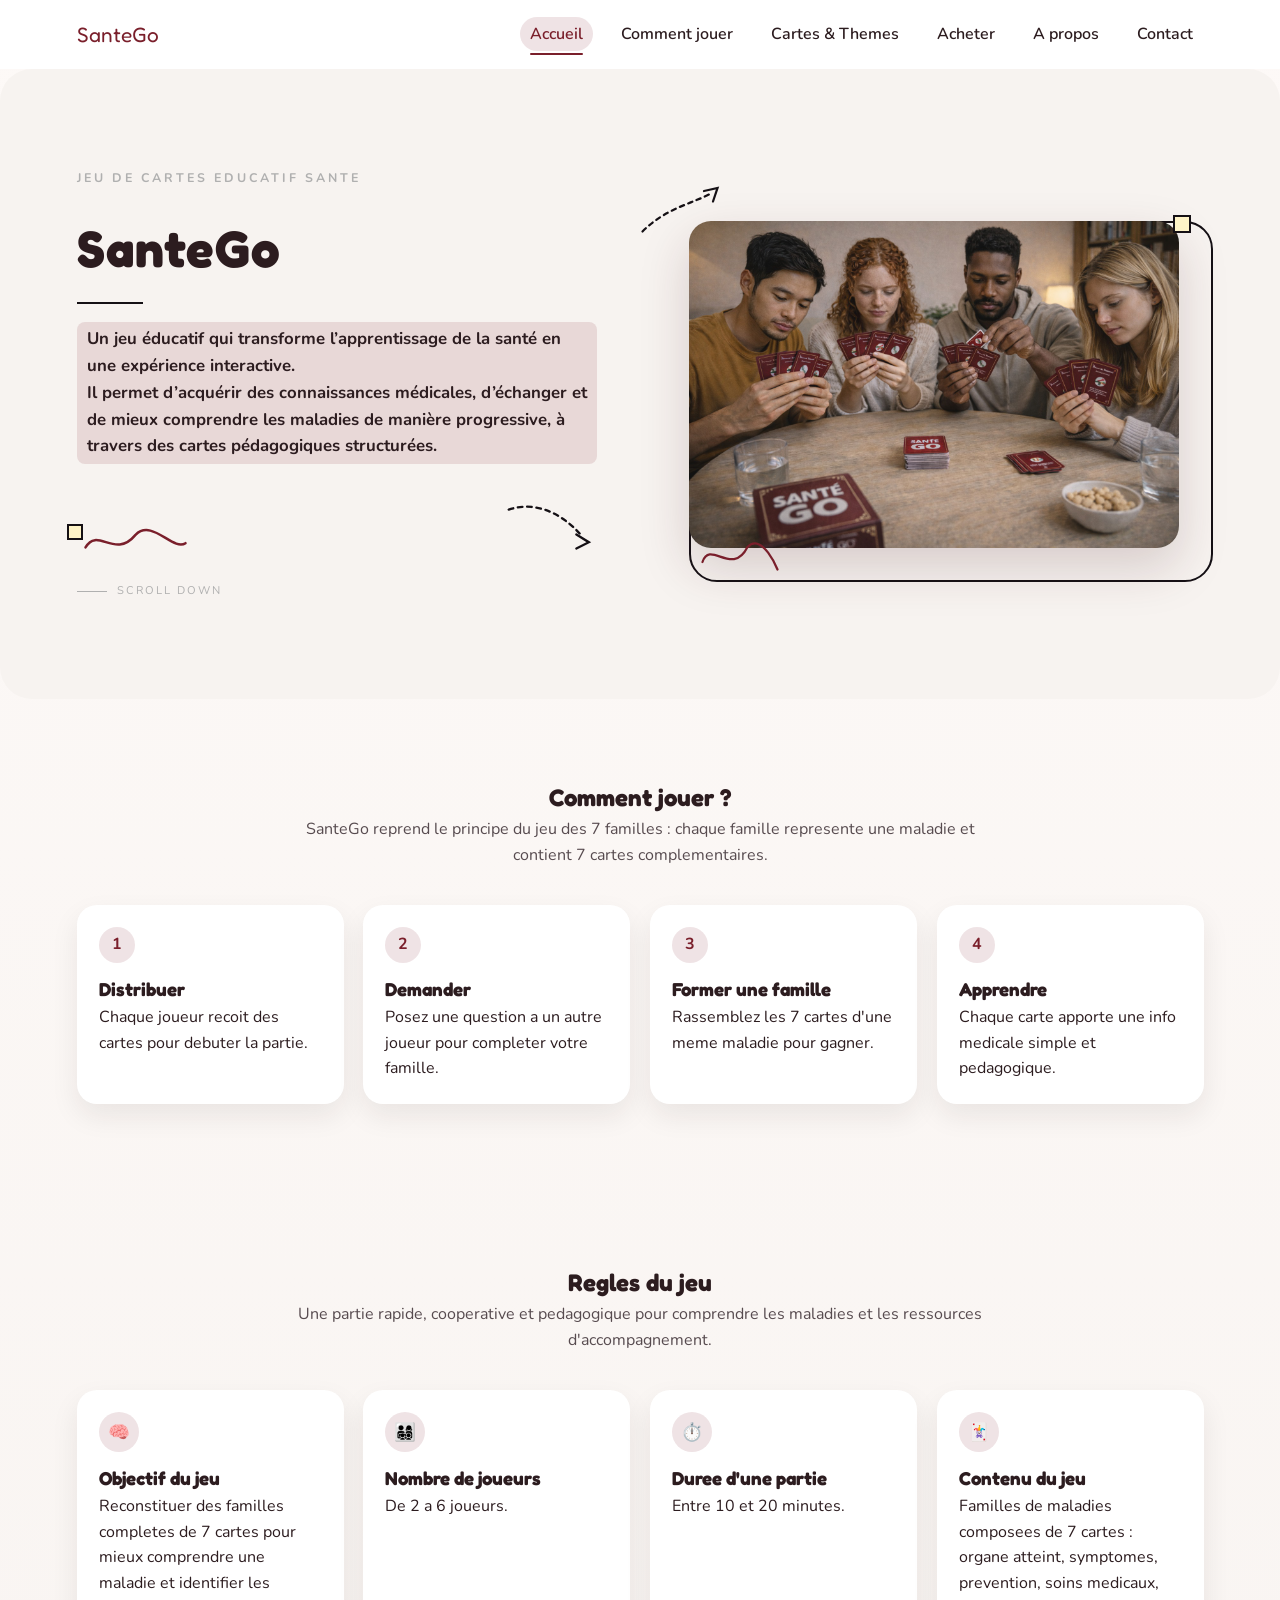
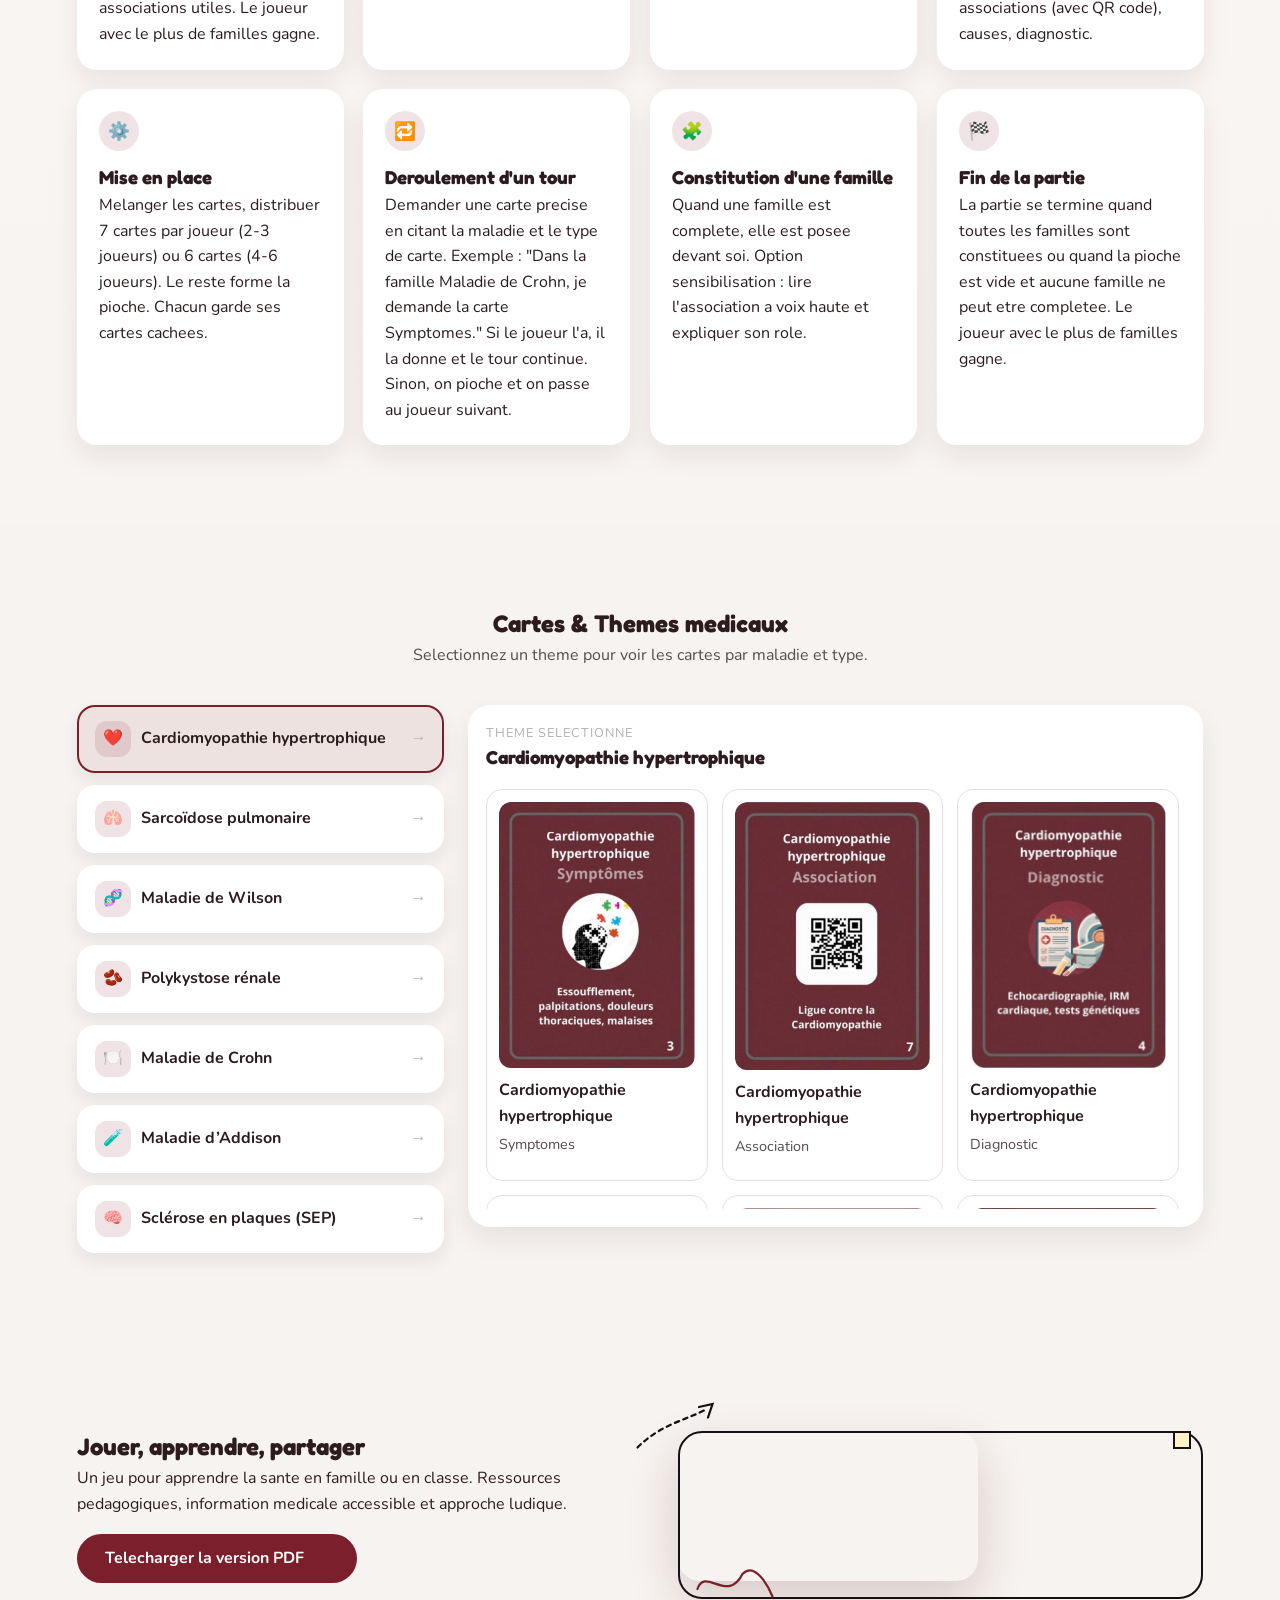
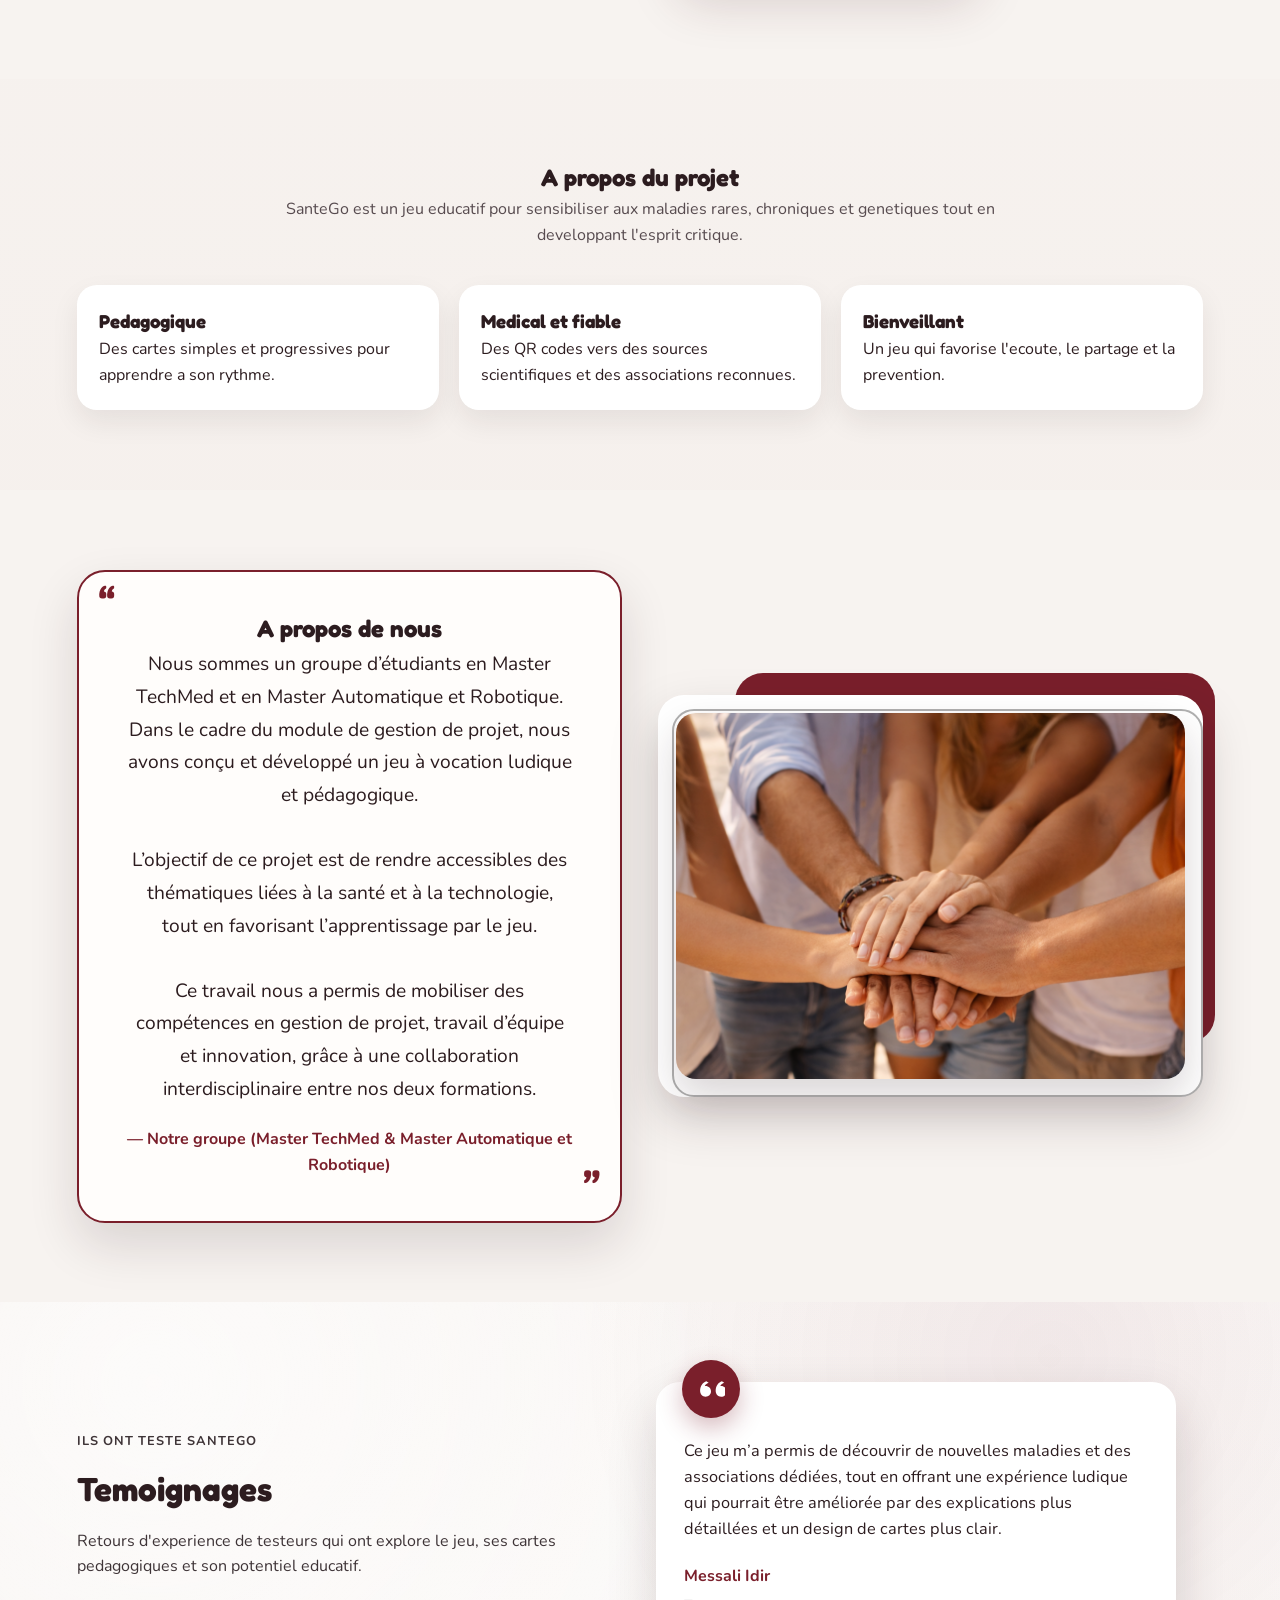
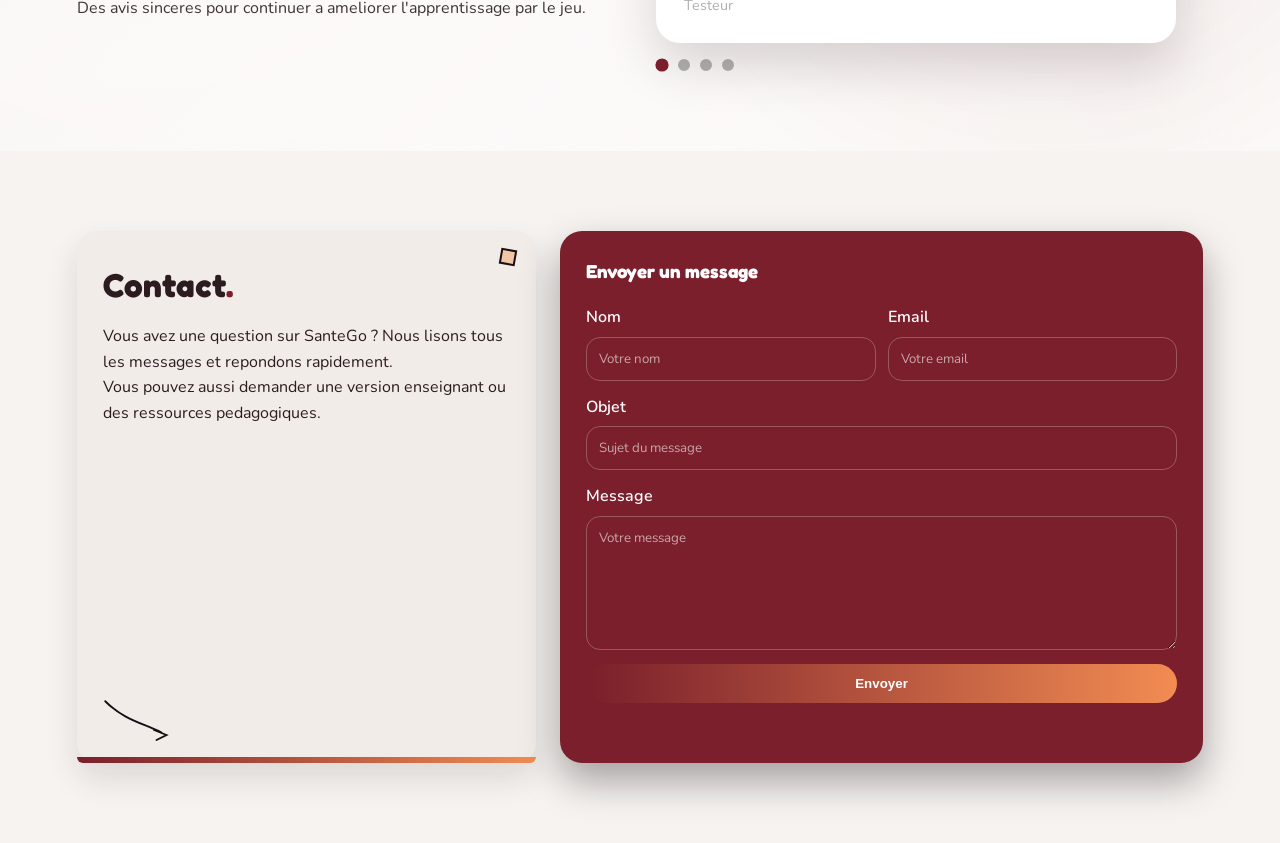
<file: docs/index.html>
<!-- =========================
index.html
========================= -->
<!DOCTYPE html>
<html lang="fr">
<head>
  <meta charset="UTF-8">
  <title>SanteGo - Jeu de cartes educatif sante</title>
  <meta name="viewport" content="width=device-width, initial-scale=1.0">

  <!-- Fonts -->
  <link rel="preconnect" href="https://fonts.googleapis.com">
  <link rel="preconnect" href="https://fonts.gstatic.com" crossorigin>
  <link href="https://fonts.googleapis.com/css2?family=Fredoka:wght@400;600;700&family=Nunito:wght@400;600;700&display=swap" rel="stylesheet">

  <!-- Main CSS -->
  <link rel="stylesheet" href="style.css">
</head>
<body>

<!-- =========================
NAVBAR
========================= -->
<nav class="navbar" id="navbar">
  <div class="logo">SanteGo</div>
  <button class="burger" id="burger" aria-label="Ouvrir le menu">Menu</button>
  <ul class="nav-links" id="navLinks">
    <li><a href="#home" class="nav-link">Accueil</a></li>
    <li><a href="#how" class="nav-link">Comment jouer</a></li>
    <li><a href="#cards" class="nav-link">Cartes & Themes</a></li>
    <li><a href="#play" class="nav-link">Acheter</a></li>
    <li><a href="#about" class="nav-link">A propos</a></li>
    <li><a href="#contact" class="nav-link">Contact</a></li>
  </ul>
</nav>

<main>
<!-- =========================
ACCUEIL / HERO
========================= -->
<section id="home" class="section hero reveal">
  <div class="hero-text reveal slide-in">
    <p class="eyebrow">JEU DE CARTES EDUCATIF SANTE</p>
    <h1>SanteGo</h1>
    <span class="title-underline" aria-hidden="true"></span>
    <p class="lead">
      <span class="highlight">
Un jeu éducatif qui transforme l’apprentissage de la santé en une expérience interactive. <br> 
Il permet d’acquérir des connaissances médicales, d’échanger et de mieux comprendre les maladies de manière progressive, à travers des cartes pédagogiques structurées.
</span> 
    </p>

    <div class="hero-doodles" aria-hidden="true">
      <span class="doodle doodle-arrow-text"></span>
      <span class="doodle doodle-scribble-text"></span>
      <span class="doodle doodle-square-text"></span>
    </div>

    <div class="scroll-down">
      <span class="scroll-line" aria-hidden="true"></span>
      <span class="scroll-label">Scroll down</span>
    </div>
  </div>

  <!-- Bloc image style photo-cadre -->
  <div class="media-frame hero-frame reveal fade-in">
    <img src="assets/image_accuil.jpeg" class="media-photo hero-photo" alt="Famille jouant a SanteGo">
    <span class="doodle doodle-arrow" aria-hidden="true"></span>
    <span class="doodle doodle-scribble" aria-hidden="true"></span>
    <span class="doodle doodle-square" aria-hidden="true"></span>
  </div>
</section>

<!-- =========================
COMMENT JOUER
========================= -->
<section id="how" class="section reveal">
  <div class="section-head reveal fade-up">
    <h2>Comment jouer ?</h2>
    <p>SanteGo reprend le principe du jeu des 7 familles : chaque famille represente une maladie et contient 7 cartes complementaires.</p>
  </div>

  <div class="steps">
    <div class="step-card reveal fade-up">
      <div class="step-number">1</div>
      <h3>Distribuer</h3>
      <p>Chaque joueur recoit des cartes pour debuter la partie.</p>
    </div>
    <div class="step-card reveal fade-up">
      <div class="step-number">2</div>
      <h3>Demander</h3>
      <p>Posez une question a un autre joueur pour completer votre famille.</p>
    </div>
    <div class="step-card reveal fade-up">
      <div class="step-number">3</div>
      <h3>Former une famille</h3>
      <p>Rassemblez les 7 cartes d'une meme maladie pour gagner.</p>
    </div>
    <div class="step-card reveal fade-up">
      <div class="step-number">4</div>
      <h3>Apprendre</h3>
      <p>Chaque carte apporte une info medicale simple et pedagogique.</p>
    </div>
  </div>



</section>

<!-- =========================
REGLES DU JEU
========================= -->
<section id="rules" class="section reveal">
  <div class="section-head reveal fade-up">
    <h2>Regles du jeu</h2>
    <p>Une partie rapide, cooperative et pedagogique pour comprendre les maladies et les ressources d'accompagnement.</p>
  </div>

  <div class="rules-grid">
    <article class="step-card reveal fade-up">
      <div class="rule-icon">🧠</div>
      <h3>Objectif du jeu</h3>
      <p>Reconstituer des familles completes de 7 cartes pour mieux comprendre une maladie et identifier les associations utiles. Le joueur avec le plus de familles gagne.</p>
    </article>
    <article class="step-card reveal fade-up">
      <div class="rule-icon">👨‍👩‍👧‍👦</div>
      <h3>Nombre de joueurs</h3>
      <p>De 2 a 6 joueurs.</p>
    </article>
    <article class="step-card reveal fade-up">
      <div class="rule-icon">⏱️</div>
      <h3>Duree d'une partie</h3>
      <p>Entre 10 et 20 minutes.</p>
    </article>
    <article class="step-card reveal fade-up">
      <div class="rule-icon">🃏</div>
      <h3>Contenu du jeu</h3>
      <p>Familles de maladies composees de 7 cartes : organe atteint, symptomes, prevention, soins medicaux, associations (avec QR code), causes, diagnostic.</p>
    </article>
  </div>

  <div class="rules-grid">
    <article class="step-card reveal fade-up">
      <div class="rule-icon">⚙️</div>
      <h3>Mise en place</h3>
      <p>Melanger les cartes, distribuer 7 cartes par joueur (2-3 joueurs) ou 6 cartes (4-6 joueurs). Le reste forme la pioche. Chacun garde ses cartes cachees.</p>
    </article>
    <article class="step-card reveal fade-up">
      <div class="rule-icon">🔁</div>
      <h3>Deroulement d'un tour</h3>
      <p>Demander une carte precise en citant la maladie et le type de carte. Exemple : "Dans la famille Maladie de Crohn, je demande la carte Symptomes." Si le joueur l'a, il la donne et le tour continue. Sinon, on pioche et on passe au joueur suivant.</p>
    </article>
    <article class="step-card reveal fade-up">
      <div class="rule-icon">🧩</div>
      <h3>Constitution d'une famille</h3>
      <p>Quand une famille est complete, elle est posee devant soi. Option sensibilisation : lire l'association a voix haute et expliquer son role.</p>
    </article>
    <article class="step-card reveal fade-up">
      <div class="rule-icon">🏁</div>
      <h3>Fin de la partie</h3>
      <p>La partie se termine quand toutes les familles sont constituees ou quand la pioche est vide et aucune famille ne peut etre completee. Le joueur avec le plus de familles gagne.</p>
    </article>
  </div>
</section>

<!-- =========================
CARTES & THEMES
========================= -->
<section id="cards" class="section beige reveal">
  <div class="section-head reveal fade-up">
    <h2>Cartes & Themes medicaux</h2>
    <p>Selectionnez un theme pour voir les cartes par maladie et type.</p>
  </div>

  <div class="themes-layout">
    <!-- Colonne gauche : liste des themes -->
    <div class="themes-list reveal fade-up" id="themesList">
      <!-- Items generes en JS -->
    </div>

    <!-- Colonne droite : panneau de cartes -->
    <div class="theme-panel reveal fade-up">
      <div class="panel-head">
        <div>
          <p class="panel-label">Theme selectionne</p>
          <h3 id="panelTitle">Neurologie</h3>
        </div>
        <a id="panelDownloadAll" href="assets/cartes/neurologie/SanteGo_neurologie.zip" download class="btn btn-ghost">Telecharger toutes les cartes du theme</a>
      </div>

      <div class="panel-scroll" id="panelCards">
        <!-- Cartes generees en JS -->
      </div>
    </div>
  </div>
</section>

<!-- =========================
VIDEO / CTA
========================= -->
<section id="play" class="section beige reveal">
  <div class="play-grid">
    <div class="play-text reveal fade-up">
      <h2>Jouer, apprendre, partager</h2>
      <p>Un jeu pour apprendre la sante en famille ou en classe. Ressources pedagogiques, information medicale accessible et approche ludique.</p>
      <div class="cta-column">
        <a class="btn pulse" href="assets/cartes santé go.pdf" download>Telecharger la version PDF</a>
       
      </div>
    
    </div>

    <!-- Bloc video style photo-cadre -->
    <div class="media-frame video-frame reveal fade-in">
      <video class="media-photo" autoplay loop muted playsinline>
        <source src="assets/video.mp4" type="video/mp4">
      </video>
      <span class="doodle doodle-arrow" aria-hidden="true"></span>
      <span class="doodle doodle-scribble" aria-hidden="true"></span>
      <span class="doodle doodle-square" aria-hidden="true"></span>
    </div>
  </div>
</section>

<!-- =========================
A PROPOS
========================= -->
<section id="about" class="section reveal">
  <div class="section-head reveal fade-up">
    <h2>A propos du projet</h2>
    <p>SanteGo est un jeu educatif pour sensibiliser aux maladies rares, chroniques et genetiques tout en developpant l'esprit critique.</p>
  </div>
  <div class="values">
    <div class="value-card reveal fade-up">
      <h3>Pedagogique</h3>
      <p>Des cartes simples et progressives pour apprendre a son rythme.</p>
    </div>
    <div class="value-card reveal fade-up">
      <h3>Medical et fiable</h3>
      <p>Des QR codes vers des sources scientifiques et des associations reconnues.</p>
    </div>
    <div class="value-card reveal fade-up">
      <h3>Bienveillant</h3>
      <p>Un jeu qui favorise l'ecoute, le partage et la prevention.</p>
    </div>
  </div>

  
</section>

<!-- =========================
NOTRE GROUPE
========================= -->
<section id="groupe" class="section beige reveal">
  <div class="groupe-grid">
    <div class="groupe-quote-wrap reveal fade-up">
      <div class="groupe-quote-card">
        <span class="groupe-quote-mark mark-open" aria-hidden="true">“</span>
        <h2>A propos de nous</h2>
        <p class="groupe-quote-text">
          Nous sommes un groupe d’étudiants en Master TechMed et en Master Automatique et Robotique.<br>
          Dans le cadre du module de gestion de projet, nous avons conçu et développé un jeu à vocation ludique et pédagogique.
          <br><br>
          L’objectif de ce projet est de rendre accessibles des thématiques liées à la santé et à la technologie, tout en favorisant l’apprentissage par le jeu.
          <br><br>
          Ce travail nous a permis de mobiliser des compétences en gestion de projet, travail d’équipe et innovation, grâce à une collaboration interdisciplinaire entre nos deux formations.
        </p>
        <span class="groupe-quote-mark mark-close" aria-hidden="true">”</span>
        <p class="groupe-quote-signature">— Notre groupe (Master TechMed &amp; Master Automatique et Robotique)</p>
      </div>
    </div>

    <div class="groupe-media reveal slide-in">
      <div class="groupe-accent" aria-hidden="true"></div>
      <div class="groupe-frame">
        <img src="assets/notre-groupe.png" alt="Photo du groupe SanteGo" class="groupe-photo">
      </div>
    </div>
  </div>
</section>

<!-- =========================
TEMOIGNAGES
========================= -->
<section id="temoignages" class="section temoignages-section reveal">
  <div class="temoignages-grid">
    <div class="temoignages-text reveal fade-up">
      <p class="eyebrow">Ils ont teste SanteGo</p>
      <h2>Temoignages</h2>
      <p>Retours d'experience de testeurs qui ont explore le jeu, ses cartes pedagogiques et son potentiel educatif.</p>
      <p class="note">Des avis sinceres pour continuer a ameliorer l'apprentissage par le jeu.</p>
    </div>

    <div class="temoignages-card-wrap reveal fade-in">
      <div class="temoignage-card" id="temoignageCard">
        <div class="quote-icon" aria-hidden="true"></div>
        <p class="temoignage-texte" id="temoignageTexte"></p>
        <div class="temoignage-auteur">
          <span class="temoignage-nom" id="temoignageNom"></span>
          <span class="temoignage-role" id="temoignageRole">Testeur</span>
        </div>
      </div>
      <div class="temoignage-dots" id="temoignageDots" role="tablist" aria-label="Temoignages"></div>
    </div>
  </div>
</section>

<!-- =========================
CONTACT
========================= -->
<section id="contact" class="section beige reveal">
  <!-- =========================
  CONTACT (nouveau layout)
  ========================= -->
  <div class="contact-wrap">
    <!-- Carte claire a gauche -->
    <div class="contact-card reveal slide-in">
      <div class="contact-accent-square" aria-hidden="true"></div>
      <span class="contact-doodle-arrow" aria-hidden="true"></span>
      <h2>Contact<span class="dot">.</span></h2>
      <p>Vous avez une question sur SanteGo ? Nous lisons tous les messages et repondons rapidement.</p>
      <p>Vous pouvez aussi demander une version enseignant ou des ressources pedagogiques.</p>
      <div class="contact-bottom-line"></div>
    </div>

    <!-- Formulaire sombre a droite -->
    <div class="contact-form-panel reveal fade-up">
      <h3>Envoyer un message</h3>
      <form class="contact-form contact-form-dark" id="contactForm">
        <div class="form-row">
          <label>
            <span>Nom</span>
            <input type="text" placeholder="Votre nom" required>
          </label>
          <label>
            <span>Email</span>
            <input type="email" placeholder="Votre email" required>
          </label>
        </div>
        <label>
          <span>Objet</span>
          <input type="text" placeholder="Sujet du message" required>
        </label>
        <label>
          <span>Message</span>
          <textarea placeholder="Votre message" rows="6" required></textarea>
        </label>
        <button class="btn contact-submit" type="submit">Envoyer</button>
        <p class="contact-success" id="contactSuccess" role="status" aria-live="polite"></p>
      </form>
    </div>
  </div>
</section>
</main>

<script src="script.js"></script>
</body>
</html>
</file>
<file: docs/style.css>
/* =========================
style.css
========================= */
:root {
  --primary: #7A1F2B;
  --bg: #F7F3F0;
  --secondary: #B0B0B0;
  --dark: #2C1C1F;
  --white: #ffffff;
  --ink: #151015;
}

* {
  margin: 0;
  padding: 0;
  box-sizing: border-box;
}

body {
  font-family: "Nunito", sans-serif;
  background: linear-gradient(180deg, #fdf9f7 0%, #f7f3f0 45%, #f3ece8 100%);
  color: var(--dark);
  line-height: 1.6;
}

h1, h2, h3 {
  font-family: "Fredoka", sans-serif;
  font-weight: 700;
}

img, video {
  max-width: 100%;
  display: block;
}

main {
  overflow: hidden;
}

/* =========================
NAVBAR
========================= */
.navbar {
  position: sticky;
  top: 0;
  z-index: 1000;
  display: flex;
  align-items: center;
  justify-content: space-between;
  padding: 18px 6vw;
  background: rgba(255, 255, 255, 0.92);
  backdrop-filter: blur(6px);
  transition: box-shadow 0.3s ease, background 0.3s ease;
}

.navbar.scrolled {
  box-shadow: 0 12px 30px rgba(34, 20, 22, 0.12);
  background: var(--white);
}

.logo {
  font-family: "Fredoka", sans-serif;
  font-size: 1.3rem;
  color: var(--primary);
}

.nav-links {
  display: flex;
  gap: 18px;
  list-style: none;
}

.nav-links a {
  text-decoration: none;
  color: var(--dark);
  font-weight: 600;
  padding: 6px 10px;
  border-radius: 20px;
  transition: color 0.2s ease, background 0.2s ease;
  position: relative;
}

.nav-links a:hover {
  color: var(--primary);
  background: rgba(122, 31, 43, 0.08);
}

.nav-links a::after {
  content: "";
  position: absolute;
  left: 10px;
  right: 10px;
  bottom: -4px;
  height: 2px;
  background: var(--primary);
  border-radius: 999px;
  transform: scaleX(0);
  transform-origin: left;
  transition: transform 0.2s ease;
}

.nav-links a.active {
  color: var(--primary);
  background: rgba(122, 31, 43, 0.12);
}

.nav-links a:hover::after,
.nav-links a.active::after {
  transform: scaleX(1);
}

.burger {
  display: none;
  border: 1px solid var(--primary);
  background: transparent;
  padding: 8px 14px;
  border-radius: 20px;
  font-family: "Fredoka", sans-serif;
  color: var(--primary);
  cursor: pointer;
}

/* =========================
SECTIONS
========================= */
.section {
  padding: 80px 6vw;
}

.section-head {
  max-width: 720px;
  margin: 0 auto 36px;
  text-align: center;
}

.section-head p {
  color: #574b4f;
}

.beige {
  background: var(--bg);
}

.eyebrow {
  font-weight: 700;
  text-transform: uppercase;
  letter-spacing: 1px;
  font-size: 0.8rem;
  color: var(--secondary);
  margin-bottom: 12px;
}

.lead {
  font-size: 1.05rem;
  max-width: 520px;
}

.note {
  margin-top: 16px;
  color: #574b4f;
}

/* =========================
HERO
========================= */
.hero {
  display: grid;
  grid-template-columns: repeat(2, minmax(0, 1fr));
  align-items: center;
  gap: 50px;
  min-height: 70vh;
  background: var(--bg);
  border-radius: 32px;
  padding: 90px 6vw;
}

.hero-text h1 {
  font-size: clamp(2.6rem, 4vw, 3.8rem);
  letter-spacing: 0.5px;
  margin-bottom: 12px;
}

.hero-text {
  position: relative;
  max-width: 520px;
}

.hero-text p {
  margin-bottom: 20px;
}

.hero-text .eyebrow {
  font-size: 0.78rem;
  letter-spacing: 3px;
  text-transform: uppercase;
  color: var(--secondary);
}

.title-underline {
  display: block;
  width: 66px;
  height: 2px;
  background: var(--ink);
  margin-bottom: 18px;
}

.highlight {
  display: inline-block;
  background: rgba(122, 31, 43, 0.12);
  color: var(--dark);
  padding: 4px 10px;
  border-radius: 8px;
  font-weight: 700;
}

.hero-doodles {
  position: relative;
  min-height: 80px;
}

.scroll-down {
  display: inline-flex;
  align-items: center;
  gap: 10px;
  margin-top: 18px;
  color: var(--secondary);
  text-transform: uppercase;
  letter-spacing: 2px;
  font-size: 0.7rem;
}

.scroll-line {
  width: 30px;
  height: 1px;
  background: var(--secondary);
  display: inline-block;
}

/* =========================
MEDIA FRAME (PHOTO CADRE)
========================= */
.media-frame {
  position: relative;
  padding: 18px;
}

.media-frame::before {
  content: "";
  position: absolute;
  inset: 18px 0 0 18px;
  border: 2px solid var(--ink);
  border-radius: 24px;
  z-index: 0;
}

.hero-frame {
  padding: 24px;
}

.hero-frame::before {
  inset: 24px -10px -10px 24px;
  border: 2px solid var(--ink);
  border-radius: 28px;
}

.media-photo {
  position: relative;
  z-index: 2;
  border-radius: 22px;
  box-shadow: 0 20px 50px rgba(73, 30, 36, 0.18);
  transition: transform 0.2s ease, box-shadow 0.2s ease;
}

.media-frame:hover .media-photo {
  transform: translateY(-6px);
  box-shadow: 0 24px 60px rgba(73, 30, 36, 0.24);
}

.doodle {
  position: absolute;
  z-index: 3;
  pointer-events: none;
  opacity: 0;
  transform: translateY(8px);
  transition: opacity 0.6s ease, transform 0.6s ease;
}

.hero-text.reveal--visible .doodle,
.media-frame.reveal--visible .doodle {
  opacity: 1;
  transform: translateY(0);
}

.doodle-arrow {
  width: 90px;
  height: 60px;
  top: -18px;
  left: -30px;
  background-image: url("data:image/svg+xml,%3Csvg xmlns='http://www.w3.org/2000/svg' viewBox='0 0 120 80'%3E%3Cpath d='M10 70 C40 40 70 35 100 20' fill='none' stroke='%23151015' stroke-width='3' stroke-linecap='round' stroke-dasharray='6 6'/%3E%3Cpath d='M92 16 L110 12 L104 30' fill='none' stroke='%23151015' stroke-width='3' stroke-linecap='round'/%3E%3C/svg%3E");
  background-repeat: no-repeat;
  background-size: contain;
}

.doodle-scribble {
  width: 90px;
  height: 60px;
  bottom: -20px;
  left: 30px;
  background-image: url("data:image/svg+xml,%3Csvg xmlns='http://www.w3.org/2000/svg' viewBox='0 0 120 60'%3E%3Cpath d='M10 40 C20 10 50 60 70 20 C90 0 110 50 110 50' fill='none' stroke='%237A1F2B' stroke-width='3' stroke-linecap='round'/%3E%3C/svg%3E");
  background-repeat: no-repeat;
  background-size: contain;
}

.doodle-square {
  width: 18px;
  height: 18px;
  top: 18px;
  right: 12px;
  background: #fef3c7;
  border: 2px solid var(--ink);
  transform: rotate(6deg);
}

.doodle-arrow-text {
  width: 110px;
  height: 70px;
  top: 10px;
  right: -10px;
  background-image: url("data:image/svg+xml,%3Csvg xmlns='http://www.w3.org/2000/svg' viewBox='0 0 140 90'%3E%3Cpath d='M15 20 C45 10 80 20 110 55' fill='none' stroke='%23151015' stroke-width='3' stroke-linecap='round' stroke-dasharray='6 6'/%3E%3Cpath d='M102 52 L118 62 L102 70' fill='none' stroke='%23151015' stroke-width='3' stroke-linecap='round'/%3E%3C/svg%3E");
  background-repeat: no-repeat;
  background-size: contain;
}

.doodle-scribble-text {
  width: 120px;
  height: 50px;
  bottom: 0;
  left: 0;
  background-image: url("data:image/svg+xml,%3Csvg xmlns='http://www.w3.org/2000/svg' viewBox='0 0 140 60'%3E%3Cpath d='M10 40 C25 15 45 55 70 25 C90 5 115 45 130 35' fill='none' stroke='%237A1F2B' stroke-width='3' stroke-linecap='round'/%3E%3C/svg%3E");
  background-repeat: no-repeat;
  background-size: contain;
}

.doodle-square-text {
  width: 16px;
  height: 16px;
  top: 40px;
  left: -10px;
  background: #fef3c7;
  border: 2px solid var(--ink);
  transform: rotate(-8deg);
}

/* =========================
BUTTONS
========================= */
.btn {
  background: var(--primary);
  color: var(--white);
  padding: 12px 28px;
  border-radius: 30px;
  border: none;
  font-weight: 700;
  cursor: pointer;
  display: inline-block;
  text-decoration: none;
  transition: transform 0.2s ease, box-shadow 0.2s ease;
}

.btn:hover {
  transform: translateY(-2px) scale(1.02);
  box-shadow: 0 10px 20px rgba(122, 31, 43, 0.2);
}

.btn:active {
  transform: translateY(0) scale(0.99);
}

.btn:focus-visible {
  outline: 2px solid rgba(122, 31, 43, 0.5);
  outline-offset: 3px;
}

.btn-ghost {
  background: transparent;
  color: var(--primary);
  border: 2px solid var(--primary);
}

.cta-row {
  display: flex;
  gap: 16px;
  flex-wrap: wrap;
}

.cta-column {
  display: grid;
  gap: 12px;
  max-width: 280px;
  margin-top: 16px;
}

/* =========================
CARDS / LISTS
========================= */
.steps,
.themes,
.values {
  display: grid;
  grid-template-columns: repeat(auto-fit, minmax(220px, 1fr));
  gap: 20px;
}

.step-card,
.theme-card,
.value-card {
  background: var(--white);
  padding: 22px;
  border-radius: 20px;
  box-shadow: 0 12px 28px rgba(35, 21, 24, 0.08);
  transition: transform 0.2s ease, box-shadow 0.2s ease;
}

.step-card:hover,
.theme-card:hover,
.value-card:hover {
  transform: translateY(-4px);
  box-shadow: 0 18px 34px rgba(35, 21, 24, 0.14);
}

.step-number {
  width: 36px;
  height: 36px;
  border-radius: 50%;
  background: rgba(122, 31, 43, 0.12);
  color: var(--primary);
  font-weight: 700;
  display: grid;
  place-items: center;
  margin-bottom: 12px;
}

.theme-icon {
  width: 60px;
  height: 60px;
  border-radius: 16px;
  background: rgba(176, 176, 176, 0.2);
  display: grid;
  place-items: center;
  font-weight: 700;
  color: var(--primary);
  margin-bottom: 12px;
}

.card-illustrations {
  margin-top: 30px;
  display: grid;
  grid-template-columns: repeat(auto-fit, minmax(160px, 1fr));
  gap: 12px;
}

.mini-card {
  background: #fff6f2;
  border: 1px dashed rgba(122, 31, 43, 0.35);
  padding: 12px 14px;
  border-radius: 16px;
  font-weight: 700;
  text-align: center;
}

.rules-grid {
  display: grid;
  grid-template-columns: repeat(auto-fit, minmax(240px, 1fr));
  gap: 20px;
  margin-top: 20px;
}

.rule-icon {
  width: 40px;
  height: 40px;
  border-radius: 50%;
  background: rgba(122, 31, 43, 0.12);
  color: var(--primary);
  font-size: 1.1rem;
  display: grid;
  place-items: center;
  margin-bottom: 12px;
}

/* =========================
THEMES LAYOUT (2 COLONNES)
========================= */
.themes-layout {
  display: grid;
  grid-template-columns: minmax(220px, 1fr) minmax(0, 2fr);
  gap: 24px;
  align-items: start;
}

.themes-list {
  display: grid;
  gap: 12px;
}

.theme-item {
  display: flex;
  align-items: center;
  justify-content: space-between;
  gap: 12px;
  background: var(--white);
  border: 2px solid transparent;
  border-radius: 18px;
  padding: 14px 16px;
  box-shadow: 0 8px 18px rgba(35, 21, 24, 0.08);
  cursor: pointer;
  transition: transform 0.2s ease, border 0.2s ease, box-shadow 0.2s ease;
}

.theme-item:hover {
  transform: translateY(-4px);
  border-color: rgba(122, 31, 43, 0.35);
  box-shadow: 0 12px 24px rgba(35, 21, 24, 0.14);
}

.theme-item.active {
  background: rgba(122, 31, 43, 0.08);
  border-color: var(--primary);
}

.theme-item .left {
  display: flex;
  align-items: center;
  gap: 10px;
  font-weight: 700;
}

.theme-item .icon {
  width: 36px;
  height: 36px;
  border-radius: 12px;
  background: rgba(122, 31, 43, 0.12);
  color: var(--primary);
  display: grid;
  place-items: center;
  font-weight: 700;
}

.theme-item .arrow {
  font-weight: 700;
  color: var(--secondary);
}

.theme-panel {
  background: var(--white);
  border-radius: 22px;
  padding: 18px;
  box-shadow: 0 12px 28px rgba(35, 21, 24, 0.08);
}

.panel-head {
  display: flex;
  align-items: center;
  justify-content: space-between;
  gap: 12px;
  margin-bottom: 16px;
}

.panel-label {
  font-size: 0.8rem;
  text-transform: uppercase;
  letter-spacing: 1px;
  color: var(--secondary);
}

.panel-scroll {
  max-height: 420px;
  overflow-y: auto;
  padding-right: 6px;
  display: grid;
  grid-template-columns: repeat(auto-fit, minmax(180px, 1fr));
  gap: 14px;
}

.card-preview {
  border: 1px solid rgba(122, 31, 43, 0.15);
  border-radius: 16px;
  padding: 12px;
  transition: transform 0.2s ease, box-shadow 0.2s ease;
}

.card-preview:hover {
  transform: translateY(-4px);
  box-shadow: 0 10px 22px rgba(35, 21, 24, 0.12);
}

.card-preview img {
  width: 100%;
  border-radius: 12px;
  margin-bottom: 10px;
}

.card-preview h4 {
  font-size: 1rem;
  margin-bottom: 4px;
}

.card-preview p {
  font-size: 0.9rem;
  color: #574b4f;
  margin-bottom: 10px;
}

.panel-fade {
  animation: fadeUp 0.4s ease;
}

/* =========================
PLAY SECTION
========================= */
.play-grid {
  display: grid;
  grid-template-columns: repeat(2, minmax(0, 1fr));
  gap: 40px;
  align-items: center;
}

/* =========================
QR ROW
========================= */
.qr-row {
  margin-top: 30px;
  display: grid;
  grid-template-columns: repeat(auto-fit, minmax(160px, 1fr));
  gap: 16px;
}

.qr-card {
  border: 2px dashed rgba(21, 16, 21, 0.2);
  border-radius: 16px;
  padding: 18px;
  text-align: center;
  font-weight: 700;
  color: #574b4f;
}

/* =========================
NOTRE GROUPE
========================= */
.groupe-grid {
  display: grid;
  grid-template-columns: repeat(2, minmax(0, 1fr));
  gap: 36px;
  align-items: center;
}

.groupe-quote-wrap {
  display: grid;
  place-items: center;
}

.groupe-quote-card {
  position: relative;
  background: #fffdfb;
  border: 2px solid #7A1F2B;
  border-radius: 28px;
  padding: 38px clamp(26px, 4vw, 48px) 42px;
  max-width: 920px;
  text-align: center;
  box-shadow: 0 22px 50px rgba(42, 20, 26, 0.14);
}

.groupe-quote-text {
  font-size: clamp(1rem, 1.8vw, 1.2rem);
  color: #2c1c1f;
  line-height: 1.7;
}

.groupe-quote-mark {
  position: absolute;
  font-family: "Fredoka", sans-serif;
  font-size: clamp(2.8rem, 6vw, 4.2rem);
  color: #7A1F2B;
}

.mark-open {
  top: -18px;
  left: 18px;
}

.mark-close {
  bottom: -26px;
  right: 18px;
}

.groupe-quote-signature {
  margin-top: 22px;
  font-weight: 700;
  color: #7A1F2B;
}

.groupe-media {
  position: relative;
  display: grid;
  place-items: center;
}

.groupe-accent {
  position: absolute;
  top: -22px;
  right: -12px;
  width: 88%;
  height: 92%;
  background: #7A1F2B;
  border-radius: 28px;
  z-index: 0;
}

.groupe-frame {
  position: relative;
  padding: 18px;
  border-radius: 26px;
  background: var(--white);
  box-shadow: 0 22px 50px rgba(42, 20, 26, 0.18);
  z-index: 1;
}

.groupe-frame::before {
  content: "";
  position: absolute;
  inset: 14px 0 0 14px;
  border: 2px solid #B0B0B0;
  border-radius: 22px;
  z-index: 0;
}

.groupe-photo {
  position: relative;
  z-index: 1;
  border-radius: 20px;
  box-shadow: 0 18px 40px rgba(42, 20, 26, 0.18);
  transition: transform 0.2s ease, box-shadow 0.2s ease;
}

.groupe-frame:hover .groupe-photo {
  transform: translateY(-6px);
  box-shadow: 0 22px 48px rgba(42, 20, 26, 0.22);
}

/* =========================
TEMOIGNAGES
========================= */
.temoignages-section {
  position: relative;
  background: linear-gradient(135deg, #F7F3F0 0%, #ffffff 100%);
  overflow: hidden;
}

.temoignages-section::before {
  content: "";
  position: absolute;
  inset: 0;
  background:
    radial-gradient(circle at 12% 18%, rgba(255, 255, 255, 0.65), transparent 48%),
    radial-gradient(circle at 82% 12%, rgba(122, 31, 43, 0.08), transparent 42%),
    radial-gradient(circle at 88% 82%, rgba(247, 243, 240, 0.7), transparent 45%);
  pointer-events: none;
}

.temoignages-grid {
  position: relative;
  display: grid;
  grid-template-columns: repeat(2, minmax(0, 1fr));
  gap: 32px;
  align-items: center;
}

.temoignages-text h2 {
  font-size: clamp(2rem, 2.6vw, 2.6rem);
  margin-bottom: 12px;
}

.temoignages-text p {
  color: #3e3437;
}

.temoignages-card-wrap {
  display: grid;
  gap: 16px;
  justify-items: start;
}

.temoignage-card {
  position: relative;
  background: var(--white);
  border-radius: 24px;
  padding: 30px 28px 26px;
  box-shadow: 0 22px 50px rgba(42, 20, 26, 0.16);
  min-height: 260px;
  width: min(520px, 100%);
  transition: transform 0.2s ease, box-shadow 0.2s ease;
}

.temoignage-card.animate {
  animation: temoignageFadeSlide 0.55s ease;
}

.temoignage-card:hover {
  transform: translateY(-4px);
  box-shadow: 0 26px 58px rgba(42, 20, 26, 0.2);
}

.quote-icon {
  width: 58px;
  height: 58px;
  border-radius: 50%;
  background: var(--primary);
  position: absolute;
  top: -22px;
  left: 26px;
  display: grid;
  place-items: center;
  box-shadow: 0 10px 24px rgba(122, 31, 43, 0.3);
}

.quote-icon::before {
  content: "";
  width: 28px;
  height: 22px;
  background-image: url("data:image/svg+xml,%3Csvg xmlns='http://www.w3.org/2000/svg' viewBox='0 0 36 28'%3E%3Cpath d='M12 4c-4 1-8 6-8 12 0 5 3 8 7 8 4 0 7-3 7-7 0-4-3-7-7-7h-1c1-2 3-3 5-4l-3-2zm20 0c-4 1-8 6-8 12 0 5 3 8 7 8 4 0 7-3 7-7 0-4-3-7-7-7h-1c1-2 3-3 5-4l-3-2z' fill='%23ffffff'/%3E%3C/svg%3E");
  background-repeat: no-repeat;
  background-size: contain;
}

.temoignage-texte {
  margin-top: 26px;
  font-size: 1.02rem;
  color: #2c1c1f;
}

.temoignage-auteur {
  margin-top: 22px;
  display: grid;
  gap: 4px;
}

.temoignage-nom {
  font-weight: 700;
  color: var(--primary);
}

.temoignage-role {
  font-size: 0.9rem;
  color: var(--secondary);
}

.temoignage-dots {
  display: flex;
  gap: 10px;
}

.temoignage-dot {
  width: 12px;
  height: 12px;
  border-radius: 50%;
  border: 2px solid #B0B0B0;
  background: #B0B0B0;
  cursor: pointer;
  transition: transform 0.2s ease, background 0.2s ease, border 0.2s ease;
}

.temoignage-dot.active {
  background: #7A1F2B;
  border-color: #7A1F2B;
  transform: scale(1.1);
}

@keyframes temoignageFadeSlide {
  from { opacity: 0; transform: translateX(12px); }
  to { opacity: 1; transform: translateX(0); }
}

/* =========================
CONTACT LAYOUT
========================= */
.contact-wrap {
  display: grid;
  grid-template-columns: minmax(240px, 1fr) minmax(0, 1.4fr);
  gap: 24px;
  align-items: stretch;
}

.contact-card {
  position: relative;
  background: #f2ece8;
  border-radius: 20px;
  padding: 28px 26px 40px;
  box-shadow: 0 16px 32px rgba(35, 21, 24, 0.12);
  transition: transform 0.2s ease, box-shadow 0.2s ease;
}

.contact-card:hover {
  transform: translateY(-6px);
  box-shadow: 0 20px 40px rgba(35, 21, 24, 0.16);
}

.contact-card h2 {
  font-size: clamp(2rem, 2.6vw, 2.6rem);
  margin-bottom: 12px;
}

.contact-card .dot {
  color: var(--primary);
}

.contact-accent-square {
  position: absolute;
  top: 18px;
  right: 20px;
  width: 16px;
  height: 16px;
  background: #f1c5a5;
  border: 2px solid var(--ink);
  transform: rotate(10deg);
}

.contact-doodle-arrow {
  position: absolute;
  bottom: 18px;
  left: 22px;
  width: 80px;
  height: 50px;
  background-image: url("data:image/svg+xml,%3Csvg xmlns='http://www.w3.org/2000/svg' viewBox='0 0 120 80'%3E%3Cpath d='M10 10 C40 40 70 45 100 60' fill='none' stroke='%23151015' stroke-width='3' stroke-linecap='round'/%3E%3Cpath d='M88 56 L108 64 L92 72' fill='none' stroke='%23151015' stroke-width='3' stroke-linecap='round'/%3E%3C/svg%3E");
  background-repeat: no-repeat;
  background-size: contain;
}

.contact-bottom-line {
  position: absolute;
  left: 0;
  right: 0;
  bottom: 0;
  height: 6px;
  background: linear-gradient(90deg, var(--primary), #f28c52);
  border-bottom-left-radius: 20px;
  border-bottom-right-radius: 20px;
}

.contact-form-panel {
  background: #7A1F2B;
  color: var(--white);
  border-radius: 22px;
  padding: 26px;
  box-shadow: 0 18px 38px rgba(10, 7, 8, 0.35);
}

.contact-form-panel h3 {
  margin-bottom: 18px;
}

/* =========================
FORM
========================= */
.contact-form {
  max-width: 640px;
  margin: 0 auto;
  display: grid;
  gap: 16px;
  text-align: left;
}

.contact-form-dark {
  max-width: none;
  margin: 0;
  gap: 14px;
}

.form-row {
  display: grid;
  grid-template-columns: repeat(2, minmax(0, 1fr));
  gap: 12px;
}

.contact-form label {
  display: grid;
  gap: 6px;
  font-weight: 600;
}

.contact-form input,
.contact-form textarea {
  border: 1px solid rgba(122, 31, 43, 0.2);
  border-radius: 14px;
  padding: 12px;
  font-family: "Nunito", sans-serif;
}

.contact-form-dark input,
.contact-form-dark textarea {
  background: transparent;
  color: var(--white);
  border: 1px solid rgba(255, 255, 255, 0.25);
}

.contact-form-dark input::placeholder,
.contact-form-dark textarea::placeholder {
  color: rgba(255, 255, 255, 0.6);
}

.contact-form input:focus,
.contact-form textarea:focus {
  outline: 2px solid rgba(122, 31, 43, 0.3);
  border-color: rgba(122, 31, 43, 0.6);
}

.contact-form-dark input:focus,
.contact-form-dark textarea:focus {
  outline: 2px solid rgba(255, 255, 255, 0.35);
  border-color: rgba(255, 255, 255, 0.6);
}

.contact-submit {
  background: linear-gradient(90deg, var(--primary), #f28c52);
}

.contact-success {
  min-height: 20px;
  color: #f2c6a8;
  font-weight: 700;
}
/* =========================
ANIMATIONS
========================= */
.reveal {
  opacity: 0;
  transform: translateY(14px);
  transition: opacity 0.7s ease, transform 0.7s ease;
  will-change: opacity, transform;
}

.reveal--visible,
.reveal.in-view {
  opacity: 1;
  transform: translateY(0);
}

.reveal.fade-in {
  transform: translateY(10px);
}

.reveal.slide-in {
  transform: translateX(-14px);
}

.reveal.fade-up {
  transform: translateY(16px);
}

.reveal--visible.fade-in,
.reveal--visible.slide-in,
.reveal--visible.fade-up {
  opacity: 1;
  transform: translate(0);
}

@keyframes fadeUp {
  from { opacity: 0; transform: translateY(16px); }
  to { opacity: 1; transform: translateY(0); }
}

.pulse {
  animation: pulse 1.6s ease-in-out infinite;
}

@keyframes pulse {
  0% { transform: scale(1); }
  50% { transform: scale(1.05); }
  100% { transform: scale(1); }
}

@media (prefers-reduced-motion: reduce) {
  * {
    animation-duration: 0.01ms !important;
    animation-iteration-count: 1 !important;
    transition-duration: 0.01ms !important;
    scroll-behavior: auto !important;
  }

  .reveal,
  .reveal--visible {
    opacity: 1 !important;
    transform: none !important;
  }
}

/* =========================
RESPONSIVE
========================= */
@media (max-width: 900px) {
  .hero,
  .play-grid {
    grid-template-columns: 1fr;
  }

  .hero {
    padding: 70px 8vw;
  }

  .hero-doodles {
    min-height: 60px;
  }

  .contact-wrap {
    grid-template-columns: 1fr;
  }

  .form-row {
    grid-template-columns: 1fr;
  }

  .themes-layout {
    grid-template-columns: 1fr;
  }

  .groupe-grid {
    grid-template-columns: 1fr;
  }

  .groupe-accent {
    width: 92%;
    height: 88%;
    right: 0;
  }

  .temoignages-grid {
    grid-template-columns: 1fr;
  }

  .temoignages-card-wrap {
    justify-items: stretch;
  }

  .panel-head {
    flex-direction: column;
    align-items: flex-start;
  }

  .panel-scroll {
    max-height: 360px;
  }

  .nav-links {
    position: absolute;
    right: 6vw;
    top: 64px;
    background: var(--white);
    flex-direction: column;
    padding: 16px;
    border-radius: 16px;
    box-shadow: 0 16px 32px rgba(35, 21, 24, 0.12);
    opacity: 0;
    pointer-events: none;
    transform: translateY(-10px);
    transition: opacity 0.2s ease, transform 0.2s ease;
  }

  .nav-links.show {
    opacity: 1;
    pointer-events: auto;
    transform: translateY(0);
  }

  .burger {
    display: inline-flex;
  }
}

@media (max-width: 600px) {
  .section {
    padding: 60px 5vw;
  }

  .cta-row {
    flex-direction: column;
    align-items: flex-start;
  }
}
</file>
